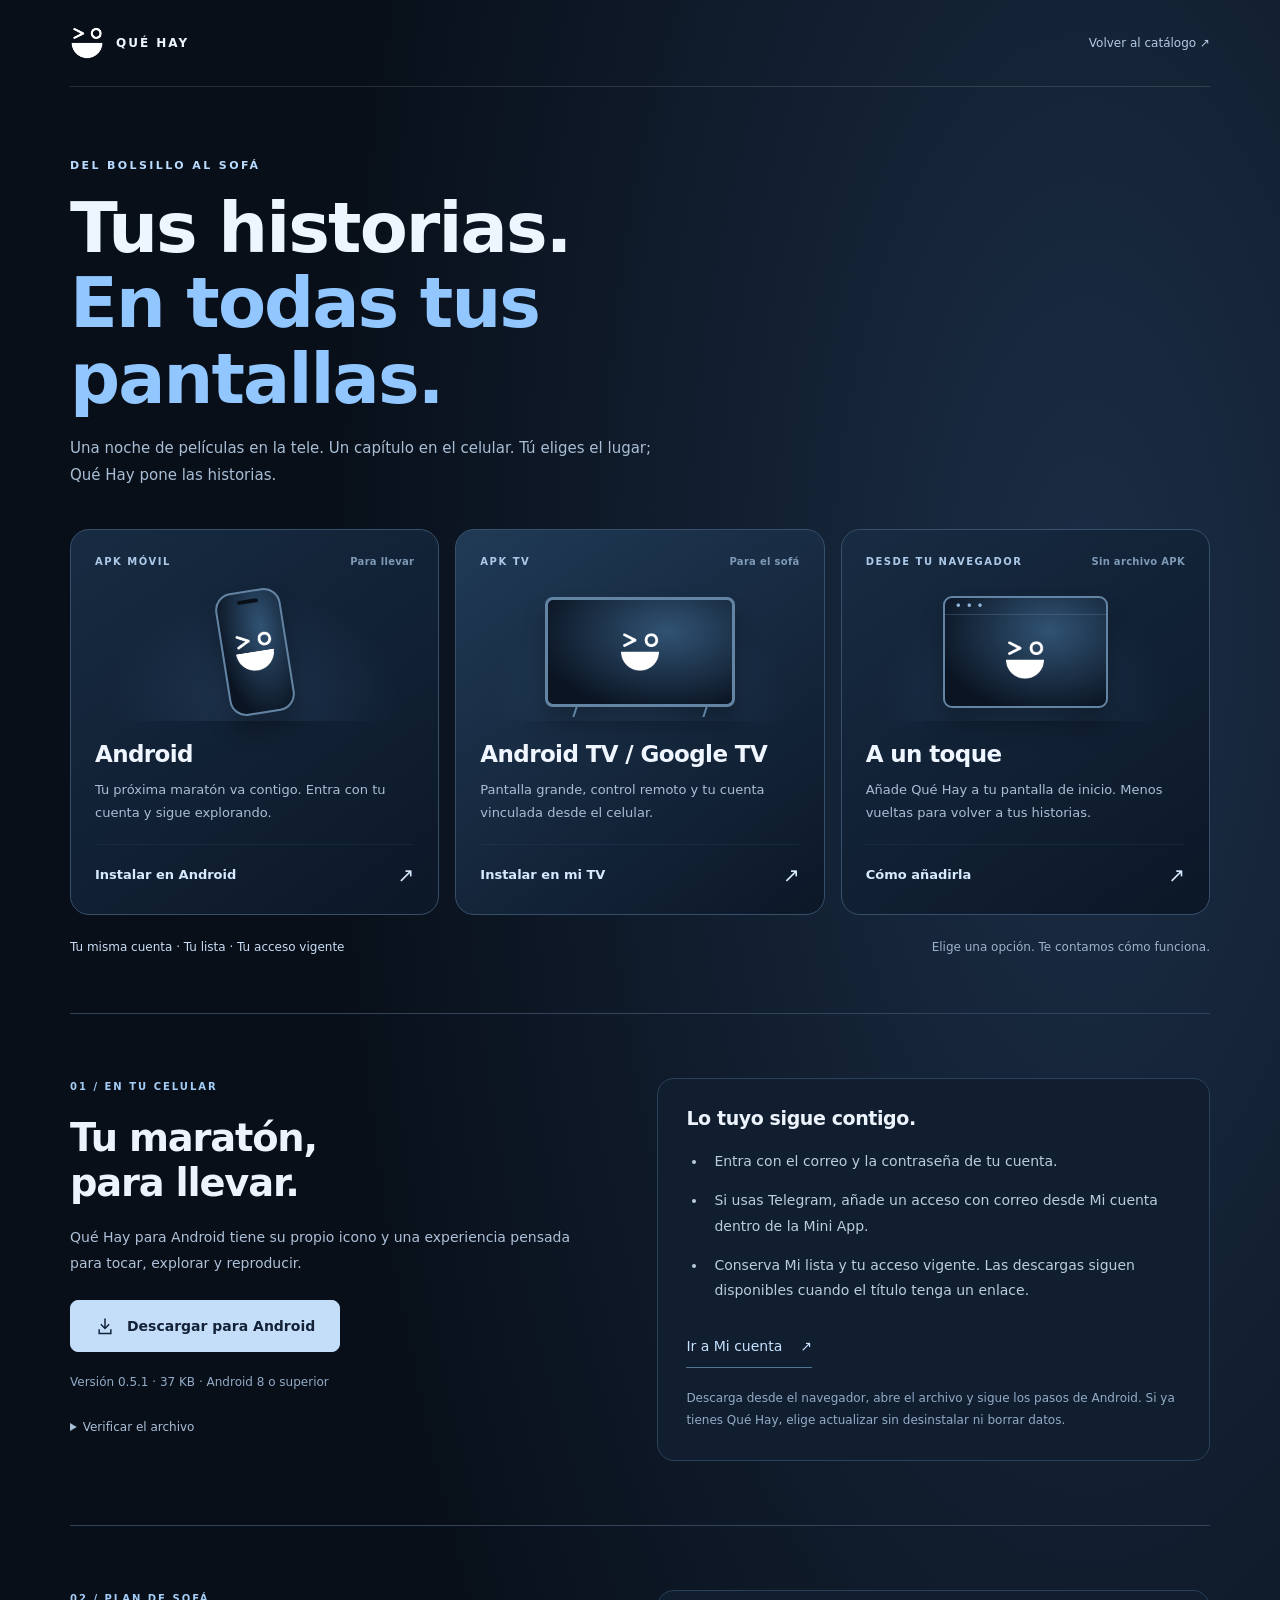
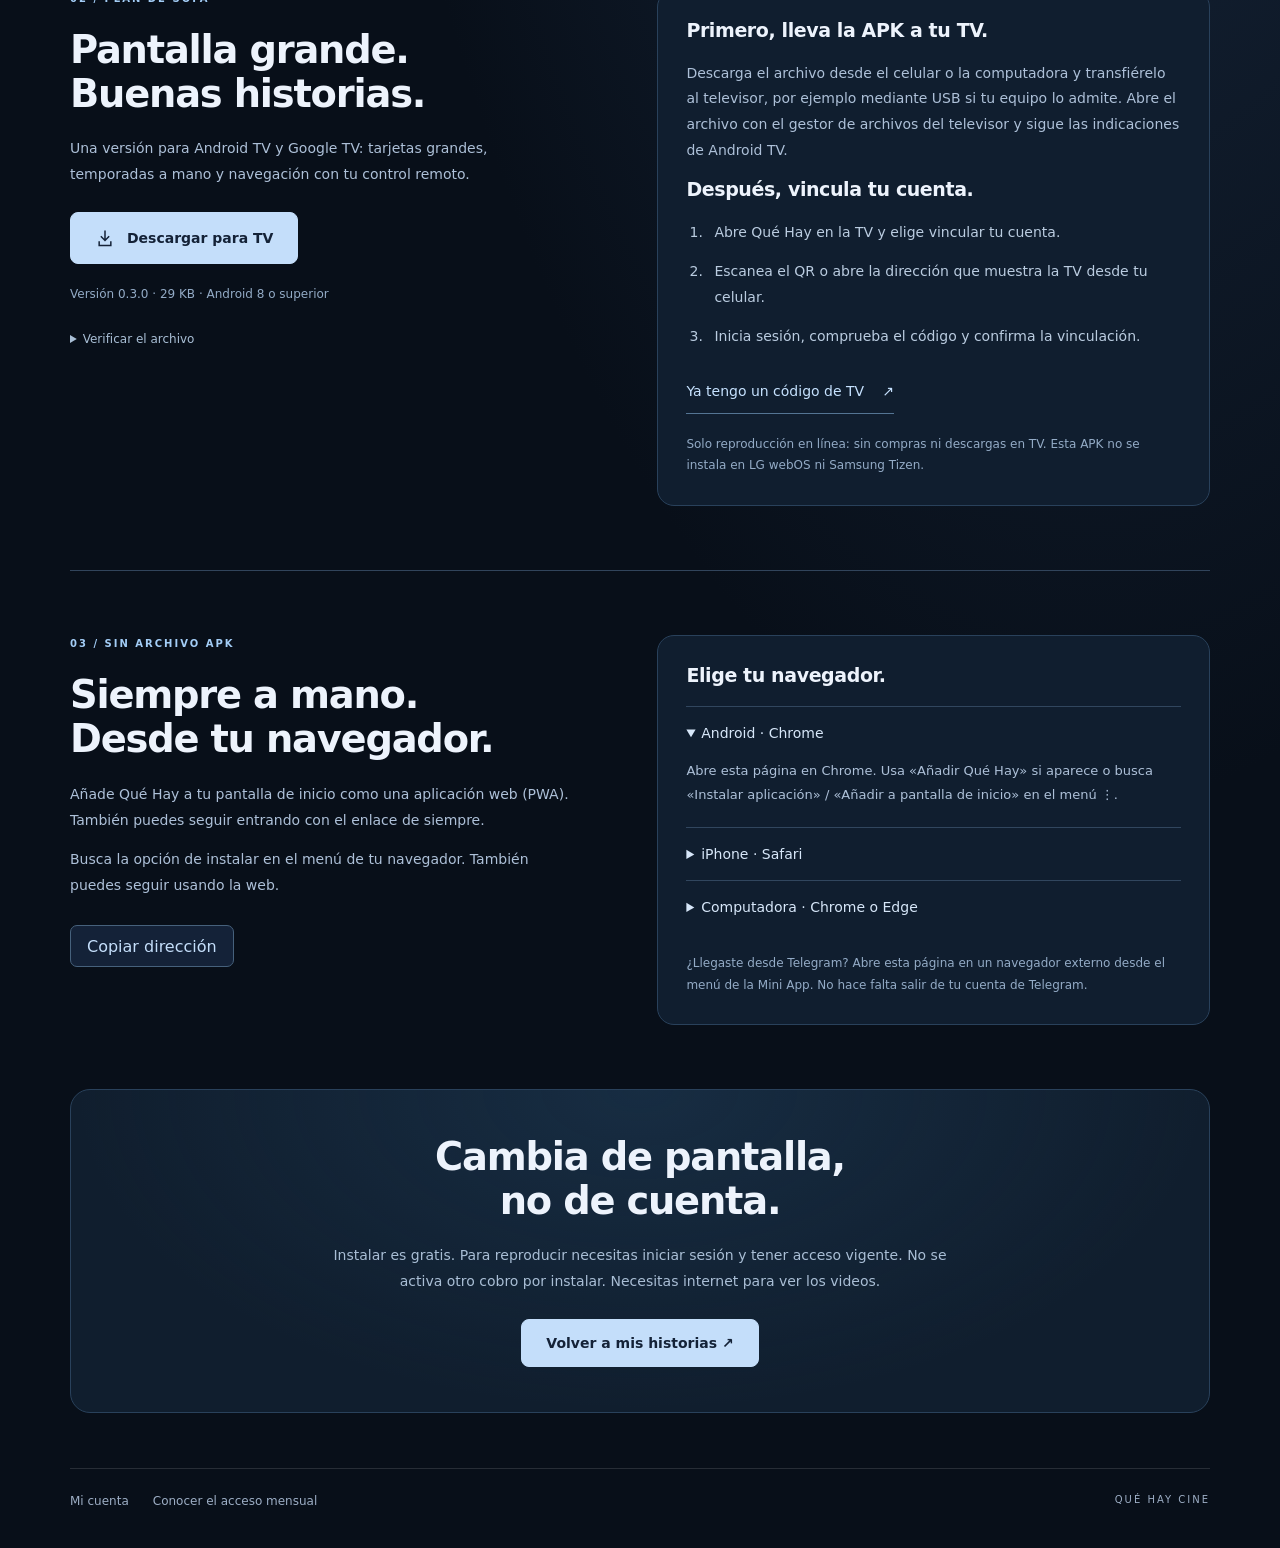
<file: static/pwa/install.html>
<!doctype html>
<html lang="es"><head>
<meta charset="utf-8"><meta name="viewport" content="width=device-width,initial-scale=1,viewport-fit=cover">
<meta name="theme-color" content="#080f19"><link rel="manifest" href="/manifest.webmanifest">
<link rel="icon" href="/static/pwa/icons/icon-192.png?v=3"><link rel="apple-touch-icon" href="/static/pwa/icons/icon-192.png?v=3">
<title>Qué Hay en tus pantallas · Android, TV y navegador</title>
<meta name="description" content="Conoce Qué Hay para Android, Android TV y Google TV, o añádelo a tu pantalla de inicio desde el navegador. Tu misma cuenta, en tus pantallas.">
<link rel="stylesheet" href="/static/pwa/install.css?v=4"><link rel="stylesheet" href="/static/pwa/platforms.css?v=1"><link rel="stylesheet" href="/static/pwa/options.css?v=2">
<script src="https://telegram.org/js/telegram-web-app.js" defer></script><script src="/static/pwa/install.js?v=2" defer></script>
<script src="/static/pwa/apks.js?v=1" data-manifest="/static/pwa/apk-releases.json" defer></script>

<link rel="stylesheet" href="/static/analytics/measure.css?v=3">
<script src="/static/analytics/measure.js?v=3" defer></script>
</head><body class="install-page">
<!--LOCAL_NOTICE-->
<header class="install-header"><a href="/" class="apps-brand" aria-label="Qué Hay, inicio"><img src="/static/logo-que-hay-live.png" width="34" height="34" alt="">QUÉ HAY</a><a href="/">Volver al catálogo ↗</a></header>
<main class="install-main">
<section class="apps-intro qh-apps" aria-labelledby="install-title"><p class="app-kicker">DEL BOLSILLO AL SOFÁ</p><h1 class="app-heading" id="install-title">Tus historias.<br><em>En todas tus pantallas.</em></h1><p class="app-intro">Una noche de películas en la tele. Un capítulo en el celular. Tú eliges el lugar; Qué Hay pone las historias.</p><div class="app-grid"><article class="app-card android"><div class="app-label"><span>APK MÓVIL</span><span>Para llevar</span></div><div class="app-device-stage" aria-hidden="true"><div class="app-device mobile"><img src="/static/logo-que-hay-live.png" width="42" height="42" alt="" loading="lazy"></div></div><h3>Android</h3><p>Tu próxima maratón va contigo. Entra con tu cuenta y sigue explorando.</p><a class="app-link" href="/instalar#android">Instalar en Android<span aria-hidden="true">↗</span></a></article><article class="app-card tv"><div class="app-label"><span>APK TV</span><span>Para el sofá</span></div><div class="app-device-stage" aria-hidden="true"><div class="app-device television"><img src="/static/logo-que-hay-live.png" width="42" height="42" alt="" loading="lazy"></div></div><h3>Android TV / Google TV</h3><p>Pantalla grande, control remoto y tu cuenta vinculada desde el celular.</p><a class="app-link" href="/instalar#tv">Instalar en mi TV<span aria-hidden="true">↗</span></a></article><article class="app-card navegador"><div class="app-label"><span>DESDE TU NAVEGADOR</span><span>Sin archivo APK</span></div><div class="app-device-stage" aria-hidden="true"><div class="app-device browser"><img src="/static/logo-que-hay-live.png" width="42" height="42" alt="" loading="lazy"></div></div><h3>A un toque</h3><p>Añade Qué Hay a tu pantalla de inicio. Menos vueltas para volver a tus historias.</p><a class="app-link" href="/instalar#navegador">Cómo añadirla<span aria-hidden="true">↗</span></a></article></div><p class="app-footnote"><strong>Tu misma cuenta · Tu lista · Tu acceso vigente</strong><span>Elige una opción. Te contamos cómo funciona.</span></p></section>
<section id="android" class="apps-option" aria-labelledby="android-title"><div><p class="app-kicker">01 / EN TU CELULAR</p><h2 id="android-title">Tu maratón,<br>para llevar.</h2><p>Qué Hay para Android tiene su propio icono y una experiencia pensada para tocar, explorar y reproducir.</p><div class="apk-download"><span id="apk-android-pending" class="apps-availability">Estamos preparando la descarga oficial.</span><a id="apk-android" class="install-primary apk-download-link" target="_blank" rel="noopener noreferrer" hidden><svg width="20" height="20" viewBox="0 0 24 24" fill="none" stroke="currentColor" stroke-width="1.8" aria-hidden="true"><path d="M12 3v12m-5-5 5 5 5-5M5 16v5h14v-5"/></svg>Descargar para Android</a><p id="apk-android-info" class="apps-small" role="status"></p><details id="apk-android-details" class="apk-check" hidden><summary>Verificar el archivo</summary><p>Huella SHA-256 de esta versión:</p><code id="apk-android-hash"></code></details></div></div><div class="apps-explain"><h3>Lo tuyo sigue contigo.</h3><ul><li>Entra con el correo y la contraseña de tu cuenta.</li><li>Si usas Telegram, añade un acceso con correo desde Mi cuenta dentro de la Mini App.</li><li>Conserva Mi lista y tu acceso vigente. Las descargas siguen disponibles cuando el título tenga un enlace.</li></ul><a class="apps-text-link" href="/cuenta">Ir a Mi cuenta <span aria-hidden="true">↗</span></a><p class="apps-small">Descarga desde el navegador, abre el archivo y sigue los pasos de Android. Si ya tienes Qué Hay, elige actualizar sin desinstalar ni borrar datos.</p></div></section>
<section id="tv" class="apps-option" aria-labelledby="tv-title"><div><p class="app-kicker">02 / PLAN DE SOFÁ</p><h2 id="tv-title">Pantalla grande.<br>Buenas historias.</h2><p>Una versión para Android TV y Google TV: tarjetas grandes, temporadas a mano y navegación con tu control remoto.</p><div class="apk-download"><span id="apk-tv-pending" class="apps-availability">Estamos preparando la descarga oficial.</span><a id="apk-tv" class="install-primary apk-download-link" target="_blank" rel="noopener noreferrer" hidden><svg width="20" height="20" viewBox="0 0 24 24" fill="none" stroke="currentColor" stroke-width="1.8" aria-hidden="true"><path d="M12 3v12m-5-5 5 5 5-5M5 16v5h14v-5"/></svg>Descargar para TV</a><p id="apk-tv-info" class="apps-small" role="status"></p><details id="apk-tv-details" class="apk-check" hidden><summary>Verificar el archivo</summary><p>Huella SHA-256 de esta versión:</p><code id="apk-tv-hash"></code></details></div></div><div class="apps-explain"><h3>Primero, lleva la APK a tu TV.</h3><p>Descarga el archivo desde el celular o la computadora y transfiérelo al televisor, por ejemplo mediante USB si tu equipo lo admite. Abre el archivo con el gestor de archivos del televisor y sigue las indicaciones de Android TV.</p><h3>Después, vincula tu cuenta.</h3><ol><li>Abre Qué Hay en la TV y elige vincular tu cuenta.</li><li>Escanea el QR o abre la dirección que muestra la TV desde tu celular.</li><li>Inicia sesión, comprueba el código y confirma la vinculación.</li></ol><a class="apps-text-link" href="/tv/vincular">Ya tengo un código de TV <span aria-hidden="true">↗</span></a><p class="apps-small">Solo reproducción en línea: sin compras ni descargas en TV. Esta APK no se instala en LG webOS ni Samsung Tizen.</p></div></section>
<section id="navegador" class="apps-option apps-browser" aria-labelledby="browser-title"><div><p class="app-kicker">03 / SIN ARCHIVO APK</p><h2 id="browser-title">Siempre a mano.<br>Desde tu navegador.</h2><p>Añade Qué Hay a tu pantalla de inicio como una aplicación web (PWA). También puedes seguir entrando con el enlace de siempre.</p><button id="install-button" class="install-primary" type="button" hidden>Añadir Qué Hay</button><p id="install-status" class="install-status" role="status" aria-live="polite">Comprobando las opciones de tu navegador…</p><p id="install-runtime" class="install-runtime"></p><p id="install-local-help" class="install-note" hidden>Para instalarla en tu teléfono, abre la dirección HTTPS oficial de Qué Hay.</p><button id="install-copy" class="install-secondary" type="button">Copiar dirección</button></div><div class="apps-explain" id="install-guide"><h3>Elige tu navegador.</h3><details open><summary>Android · Chrome</summary><p>Abre esta página en Chrome. Usa «Añadir Qué Hay» si aparece o busca «Instalar aplicación» / «Añadir a pantalla de inicio» en el menú ⋮.</p></details><details><summary>iPhone · Safari</summary><p>Abre Qué Hay en Safari, pulsa Compartir y elige «Añadir a pantalla de inicio». Las opciones pueden variar según tu versión de iOS.</p></details><details><summary>Computadora · Chrome o Edge</summary><p>Busca la opción de instalar en la barra de direcciones o en el menú del navegador. Si no aparece, puedes guardar el sitio en tus favoritos.</p></details><p class="apps-small">¿Llegaste desde Telegram? Abre esta página en un navegador externo desde el menú de la Mini App. No hace falta salir de tu cuenta de Telegram.</p></div></section>
<section class="apps-reassurance"><h2>Cambia de pantalla,<br>no de cuenta.</h2><p>Instalar es gratis. Para reproducir necesitas iniciar sesión y tener acceso vigente. No se activa otro cobro por instalar. Necesitas internet para ver los videos.</p><a class="install-primary" href="/">Volver a mis historias ↗</a></section>
<footer class="install-footer"><a href="/cuenta">Mi cuenta</a><a href="/membresia">Conocer el acceso mensual</a><span>QUÉ HAY CINE</span></footer>
</main></body></html>
</file>
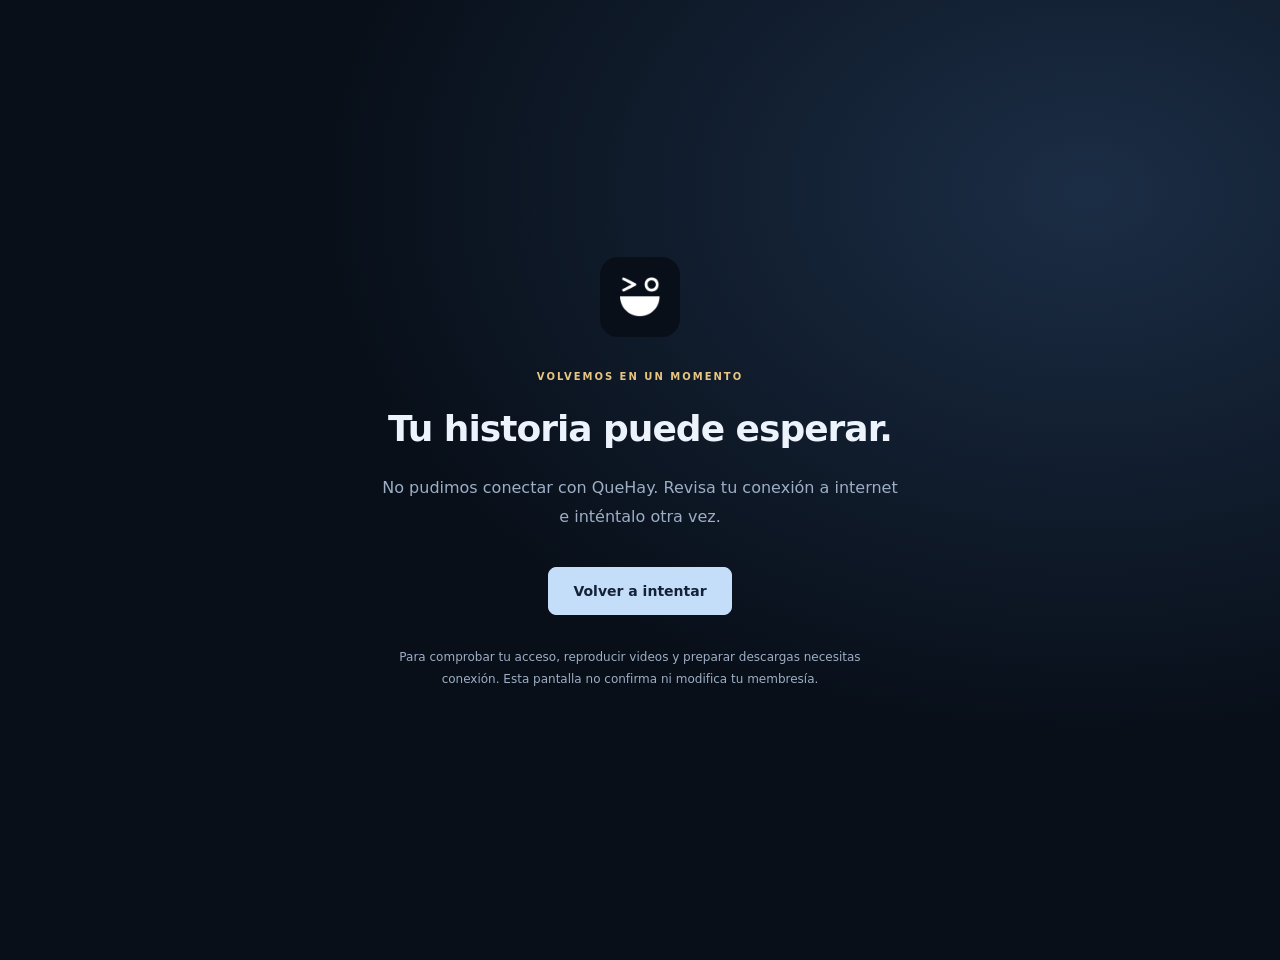
<file: static/pwa/offline.html>
<!doctype html><html lang="es"><head><meta charset="utf-8"><meta name="viewport" content="width=device-width,initial-scale=1,viewport-fit=cover"><meta name="theme-color" content="#080f19"><title>Sin conexión · QueHay Cine</title><link rel="stylesheet" href="/static/pwa/install.css?v=3"></head>
<body class="install-page offline-page"><main class="offline-card"><img src="/static/pwa/icons/icon-192.png?v=3" width="80" height="80" alt="QueHay Cine"><p class="install-eyebrow">VOLVEMOS EN UN MOMENTO</p><h1>Tu historia puede esperar.</h1><p>No pudimos conectar con QueHay. Revisa tu conexión a internet e inténtalo otra vez.</p><a class="install-primary" href="/">Volver a intentar</a><p class="install-note">Para comprobar tu acceso, reproducir videos y preparar descargas necesitas conexión. Esta pantalla no confirma ni modifica tu membresía.</p></main></body></html>
</file>
<file: static/pwa/install.css>
:root{color-scheme:dark;--install-bg:#080f19;--install-blue:#c4defa;--install-gold:#e8c581;--install-muted:#9daec5}
.install-page{margin:0;background:radial-gradient(ellipse at 85% 20%,#1b2d45,transparent 50%),var(--install-bg);color:#edf3fc;font-family:system-ui,-apple-system,'Segoe UI',sans-serif;min-height:100vh}.install-page *{box-sizing:border-box}.install-page a{color:inherit}.install-page button,.install-page input{font:inherit}.install-page button,.install-page a{touch-action:manipulation}.install-page :focus-visible{outline:2px solid var(--install-blue);outline-offset:5px}.install-page [hidden]{display:none!important}
.install-local{background:#302719;color:#e9cf9d;text-align:center;padding:10px 16px;font-size:11px;margin:0}.install-header,.install-main{width:min(1140px,calc(100% - 64px));margin:auto}.install-header{display:flex;justify-content:space-between;gap:20px;align-items:center;border-bottom:1px solid #ffffff20;padding:26px 0}.install-header>a{font-size:12px;text-decoration:none;color:#b4c9e3}.install-header .install-brand{font-size:26px;font-weight:800;letter-spacing:-2px;color:#e6f1ff}.install-brand>span{color:var(--install-gold)}.install-brand small{font-size:10px;letter-spacing:2px;margin-left:18px}
.install-hero{display:grid;grid-template-columns:1.5fr 1fr;align-items:center;gap:85px;padding:70px 0}.install-eyebrow{color:var(--install-gold);font-size:10px;letter-spacing:2px;font-weight:700;margin:0 0 20px}.install-hero h1{font-size:clamp(38px,5vw,62px);line-height:1.08;letter-spacing:-2px;margin:0 0 24px}.install-hero h1>span{color:var(--install-gold)}.install-lead{font-size:15px;color:#afc1d9;line-height:1.9;max-width:480px}.install-benefits{display:flex;flex-wrap:wrap;gap:12px;margin:24px 0}.install-benefits span{padding:8px 11px;border:1px solid #47617a;border-radius:7px;color:#bbcee5;font-size:11px}.install-primary{display:inline-flex;justify-content:center;align-items:center;min-height:48px;padding:12px 24px;background:var(--install-blue);border:1px solid var(--install-blue);border-radius:8px;font-size:14px;font-weight:700;color:#142237!important;text-decoration:none;cursor:pointer}.install-secondary{border:1px solid #46617c;color:var(--install-blue);background:#142238;min-height:42px;padding:10px 16px;border-radius:7px;cursor:pointer}.install-status{color:var(--install-blue);font-size:14px;line-height:1.7}.install-runtime{font-size:12px;color:#afc7b8;line-height:1.7}.install-note{font-size:12px;line-height:1.8;color:var(--install-muted);max-width:500px}.install-preview{border:1px solid #52637b;border-radius:24px;background:linear-gradient(140deg,#22334c,#0e192a);text-align:center;padding:50px 28px;box-shadow:0 24px 70px #0003;display:flex;flex-direction:column;align-items:center;gap:15px}.install-preview img{border-radius:34px;max-width:75%;height:auto;box-shadow:0 15px 30px #0005}.install-preview strong{font-size:23px;letter-spacing:-.5px}.install-preview>span{font-size:12px;color:var(--install-muted)}.install-preview-line{height:1px;background:#52637b77;width:90%;margin:16px 0}.install-preview p{font-size:22px;line-height:1.5;color:#d3e1f5;margin:0}
.install-guide{display:grid;grid-template-columns:1fr 1.5fr;gap:80px;padding:50px 0;border-top:1px solid #ffffff20}.install-guide h2,.install-faq>h2{font-size:28px;line-height:1.3;letter-spacing:-.7px;margin:0 0 20px}.install-guide p,.install-faq p{font-size:13px;color:var(--install-muted);line-height:1.8}.install-guide ol{margin:0;padding-left:27px}.install-guide li{padding:0 0 25px 12px}.install-guide li::marker{color:var(--install-gold);font-size:15px;font-weight:600}.install-guide li strong{font-size:15px}.install-guide li p{margin:10px 0 15px}.install-faq{border-top:1px solid #ffffff20;padding:45px 0;display:grid;grid-template-columns:1fr 1fr;gap:22px 50px}.install-faq>h2{grid-column:1/-1}.install-faq h3{font-size:15px;margin:0 0 10px}.install-footer{display:flex;gap:24px;border-top:1px solid #ffffff20;padding:25px 0 40px;font-size:12px;color:var(--install-muted)}.install-footer span{margin-left:auto;font-size:10px;letter-spacing:2px}.install-footer a{text-decoration:none}
.offline-page{display:grid;place-items:center;padding:30px 20px}.offline-card{max-width:520px;text-align:center}.offline-card img{border-radius:18px;margin-bottom:30px}.offline-card h1{font-size:36px;letter-spacing:-1px;line-height:1.2}.offline-card>p:not(.install-eyebrow){color:var(--install-muted);line-height:1.8}.offline-card .install-primary{margin:20px 0}
#pwa-update{position:fixed;left:20px;bottom:calc(90px + env(safe-area-inset-bottom));max-width:380px;width:calc(100% - 40px);padding:20px;background:#182a41;color:#edf3fc;border:1px solid #667c9a;border-radius:12px;z-index:1000;box-shadow:0 10px 40px #0008;font:13px/1.7 system-ui,sans-serif}#pwa-update p{margin:0 0 12px}#pwa-update button{border:1px solid #6682a4;border-radius:6px;background:#c4defa;color:#152338;padding:10px 12px;cursor:pointer;font:600 12px system-ui,sans-serif;margin-right:8px}#pwa-update button:last-child{background:transparent;color:#c4defa}

@media(max-width:700px){.install-header,.install-main{width:calc(100% - 40px)}.install-header{padding:22px 0}.install-brand small{display:none}.install-hero{grid-template-columns:1fr;gap:32px;padding:42px 0}.install-hero h1{font-size:43px}.install-preview{padding:30px 22px}.install-preview img{width:130px;height:130px}.install-preview-line,.install-preview>p{display:none}.install-benefits{gap:8px}.install-benefits span{font-size:10px}.install-primary{width:100%}.install-guide{grid-template-columns:1fr;gap:20px;padding:36px 0}.install-guide h2,.install-faq>h2{font-size:26px}.install-faq{grid-template-columns:1fr;gap:22px;padding:30px 0}.install-footer{flex-wrap:wrap;gap:18px;padding-bottom:calc(30px + env(safe-area-inset-bottom))}.install-footer span{margin-left:0;width:100%}}
@media(display-mode:standalone){.cine-header,.install-header{padding-top:env(safe-area-inset-top)}body{overscroll-behavior-y:none}}
</file>
<file: static/pwa/platforms.css>
/* App discovery: presentation only; never changes access or playback. */
.qh-apps{--app-blue:#b8dbff;--app-muted:#a9bed5;color:#edf5ff;box-sizing:border-box}
.qh-apps *{box-sizing:border-box}.qh-apps a{text-decoration:none}.qh-apps .app-kicker{font:700 11px/1.6 system-ui,sans-serif;letter-spacing:2.4px;color:var(--app-blue);margin:0 0 16px}.qh-apps .app-heading{font-size:clamp(32px,4vw,54px);line-height:1.08;letter-spacing:-1.9px;margin:0 0 18px;font-weight:740}.qh-apps .app-heading em{font-style:normal;color:#91c6ff}.qh-apps .app-intro{color:var(--app-muted);font-size:15px;line-height:1.8;max-width:610px;margin:0}.qh-apps .app-grid{display:grid;grid-template-columns:repeat(3,minmax(0,1fr));gap:16px;margin-top:32px}.qh-apps .app-card{min-width:0;display:flex;flex-direction:column;padding:24px;border-radius:19px;border:1px solid #36506b;background:linear-gradient(145deg,#172b42,#0c1727);position:relative;overflow:hidden}.qh-apps .app-card.tv{background:linear-gradient(145deg,#203a56,#0c1727)}.qh-apps .app-label{display:flex;justify-content:space-between;align-items:center;font:600 10px/1.5 system-ui,sans-serif;letter-spacing:1.5px;color:#adc9e8}.qh-apps .app-label span:last-child{color:#7e9ab7;font-size:10px;letter-spacing:.3px}.qh-apps .app-device-stage{height:138px;display:grid;place-items:center;margin:14px 0 20px;position:relative;background:radial-gradient(ellipse at 50% 85%,#578bc52a,transparent 65%)}.qh-apps .app-device{position:relative;display:grid;place-items:center;background:radial-gradient(ellipse at 65% 30%,#315374,#0a1422 80%);box-shadow:0 16px 22px #0004;border:2px solid #6484a4}.qh-apps .app-device img{object-fit:contain;width:42px;height:42px;filter:none}.qh-apps .app-device.mobile{width:66px;height:124px;border-radius:17px;transform:rotate(-9deg)}.qh-apps .app-device.mobile:before{content:'';position:absolute;width:21px;height:4px;background:#080f19;border-radius:8px;top:7px}.qh-apps .app-device.television{width:190px;max-width:100%;height:110px;border-radius:8px;border-width:3px}.qh-apps .app-device.television:after{content:'';position:absolute;bottom:-13px;left:26px;right:26px;height:10px;border-left:2px solid #6484a4;border-right:2px solid #6484a4;transform:skew(-18deg)}.qh-apps .app-device.browser{width:165px;max-width:100%;height:112px;border-radius:9px;padding-top:15px}.qh-apps .app-device.browser:before{content:'• • •';position:absolute;inset:0 0 auto;border-bottom:1px solid #6484a455;padding:1px 10px;text-align:left;font-size:12px;color:#91b5dc}.qh-apps .app-card h3{font-size:23px;line-height:1.2;letter-spacing:-.6px;margin:0 0 10px;color:#f0f6ff}.qh-apps .app-card p{font-size:13px;line-height:1.75;color:var(--app-muted);margin:0 0 20px}.qh-apps .app-card .app-link{margin-top:auto;display:flex;justify-content:space-between;align-items:center;gap:14px;min-height:46px;color:#d6eaff;font-size:13px;font-weight:650;border-top:1px solid #3f5a752e;padding:14px 0 0}.qh-apps .app-link:hover{color:#fff}.qh-apps .app-link:focus-visible{outline:3px solid #b8dbff;outline-offset:5px;border-radius:3px}.qh-apps .app-link span{font-size:20px;font-weight:400}.qh-apps .app-footnote{display:flex;flex-wrap:wrap;justify-content:space-between;gap:10px;margin:22px 0 0;font-size:12px;line-height:1.7;color:#9cb2cb}.qh-apps .app-footnote strong{color:#c8ddf5;font-weight:500}.cine-install-promo{margin:56px clamp(20px,4vw,72px) 32px;padding:40px;border:1px solid #29415b;border-radius:25px;background:radial-gradient(ellipse at 90% 0%,#294d7040,transparent 55%),#0c1725}.app-landing{padding:55px;border:1px solid #29415b;border-radius:25px;background:radial-gradient(ellipse at 90% 0%,#294d7040,transparent 55%),#0c1725}
@media(max-width:850px){.qh-apps .app-card{padding:20px}.qh-apps .app-device.television{width:160px}.app-landing,.cine-install-promo{padding:28px}}
@media(max-width:600px){.qh-apps .app-heading{font-size:37px;letter-spacing:-1.4px}.qh-apps .app-intro{font-size:14px}.qh-apps .app-grid{grid-template-columns:1fr;gap:12px;margin-top:25px}.qh-apps .app-card{display:grid;grid-template-columns:minmax(0,1fr) 90px;column-gap:12px;padding:22px}.qh-apps .app-label{grid-column:1/-1;margin-bottom:18px}.qh-apps .app-device-stage{grid-column:2;grid-row:2/4;height:95px;margin:0;align-self:center}.qh-apps .app-device.mobile{width:47px;height:88px;border-radius:13px}.qh-apps .app-device img{width:30px;height:30px}.qh-apps .app-device.television{width:90px;height:57px;border-width:2px}.qh-apps .app-device.television:after{left:12px;right:12px;bottom:-10px;height:8px}.qh-apps .app-device.browser{width:88px;height:66px;padding-top:15px}.qh-apps .app-card h3{grid-column:1;font-size:22px}.qh-apps .app-card p{grid-column:1;font-size:12px;margin-bottom:15px}.qh-apps .app-card .app-link{grid-column:1/-1}.qh-apps .app-footnote{font-size:11px}.cine-install-promo{padding:26px 20px;margin:36px 20px 28px;border-radius:19px}.app-landing{padding:28px 20px;border-radius:19px}}
@media(prefers-reduced-motion:reduce){.qh-apps *{scroll-behavior:auto}}

.cine-install-promo.qh-apps{display:block}
</file>
<file: static/pwa/options.css>
.apps-brand{display:inline-flex;gap:12px;align-items:center;font-size:18px;font-weight:750;letter-spacing:2px;color:#edf5ff!important}.apps-brand img{object-fit:contain}.apps-intro{padding:70px 0 55px}.apps-intro .app-heading{font-size:clamp(40px,5.7vw,70px);max-width:800px}.apps-intro .app-grid{margin-top:40px}.apps-option{scroll-margin-top:25px;display:grid;grid-template-columns:1fr 1.1fr;gap:85px;border-top:1px solid #31445b;padding:64px 0}.apps-option .app-kicker{font-size:10px;letter-spacing:2px;color:#a3cdf6;font-weight:700;margin:0 0 20px}.apps-option h2,.apps-reassurance h2{font-size:clamp(29px,3vw,40px);letter-spacing:-1.2px;line-height:1.15;margin:0 0 20px}.apps-option p{font-size:14px;color:#adc0d8;line-height:1.85}.apps-availability{display:inline-block;border:1px solid #415c76;border-radius:7px;background:#16293c;padding:10px 14px;margin-top:8px;color:#c5daef;font-size:12px;line-height:1.6}.apps-explain{padding:28px;border:1px solid #29415b;border-radius:17px;background:#101e2f;align-self:start}.apps-explain h3{font-size:19px;letter-spacing:-.4px;margin:0 0 20px}.apps-explain ul,.apps-explain ol{padding-left:21px;margin:0 0 20px;color:#bacce0;font-size:14px;line-height:1.85}.apps-explain li{padding-left:7px;margin-bottom:13px}.apps-text-link{display:inline-flex;gap:18px;min-height:44px;align-items:center;color:#c6e2ff!important;font-size:14px;text-decoration:none;border-bottom:1px solid #547594}.apps-option .apps-small{font-size:12px;line-height:1.8;margin:20px 0 0;color:#93abc6}.apps-explain details{border-top:1px solid #31465e}.apps-explain summary{padding:18px 0;cursor:pointer;font-size:14px;color:#d7e7f9}.apps-explain details p{font-size:13px;margin:0 0 20px}.apps-reassurance{padding:45px;text-align:center;background:radial-gradient(ellipse at 50% 0,#274e714d,transparent 70%),#101e2e;border:1px solid #29415b;border-radius:20px;margin:0 0 55px}.apps-reassurance p{max-width:620px;margin:0 auto 24px;color:#a9bed5;font-size:14px;line-height:1.85}.install-header{gap:16px}.install-header>a:last-child{white-space:nowrap}.install-main{overflow-wrap:break-word}html{scroll-behavior:smooth}.install-secondary{margin-top:12px}
@media(max-width:700px){.apps-intro{padding:45px 0 35px}.apps-intro .app-heading{font-size:43px;letter-spacing:-1.7px}.apps-option{grid-template-columns:1fr;gap:24px;padding:38px 0}.apps-explain{padding:23px}.apps-option h2{font-size:32px}.apps-reassurance{padding:30px 23px;margin-bottom:35px}.apps-brand{font-size:15px;letter-spacing:1px;gap:8px}.apps-brand img{width:28px;height:28px}.install-header>a:last-child{font-size:11px}.apps-option .install-primary{width:auto}}
@media(prefers-reduced-motion:reduce){html{scroll-behavior:auto}}

.apk-download{margin-top:24px}.apk-download-link{display:inline-flex;align-items:center;gap:12px;min-height:52px}.apk-download [hidden]{display:none!important}.apk-download .apps-small:empty{display:none}.apk-check{margin-top:18px;color:#a9bfd6;font-size:12px}.apk-check summary{cursor:pointer;padding:8px 0}.apk-check code{display:block;overflow-wrap:anywhere;line-height:1.8;padding:12px;border:1px solid #29415b;border-radius:8px;background:#091522}.apk-check p{font-size:12px}
</file>
<file: static/analytics/measure.css>
.qh-measure-choice{position:fixed;z-index:100000;bottom:calc(88px + env(safe-area-inset-bottom,0px));left:20px;width:min(390px,calc(100vw - 40px));box-sizing:border-box;padding:20px;border:1px solid #476080;border-radius:16px;background:#101d30;color:#eff6ff;box-shadow:0 10px 40px #0006;font:14px/1.5 system-ui,sans-serif;text-align:left}.qh-measure-choice strong{font-size:16px}.qh-measure-choice p{margin:10px 0 16px;color:#becde0;font-size:13px;line-height:1.6}.qh-measure-choice p a{color:#b9d9ff;text-underline-offset:3px}.qh-measure-choice div{display:flex;gap:10px;flex-wrap:wrap;margin-top:14px}.qh-measure-choice button{cursor:pointer;border:1px solid #6a819d;border-radius:8px;background:#182b43;color:#edf6ff;padding:10px 13px;font:600 12px/1.4 system-ui,sans-serif;min-height:42px}.qh-measure-choice button:first-child{background:#bdd9fa;color:#0c1728}.qh-measure-toggle{display:flex;align-items:flex-start;gap:9px;color:#d2dfef;font-size:12px;line-height:1.5}.qh-measure-toggle input{margin-top:3px;accent-color:#bdd9fa}.qh-measure-settings{appearance:none;display:inline-block;position:static;z-index:auto;border:0;background:transparent;color:#94a9c1;font:11px/1.4 system-ui,sans-serif;text-decoration:underline;text-underline-offset:3px;cursor:pointer;opacity:.78}.qh-measure-settings:hover{color:#d5e6fb;opacity:1}.qh-measure-choice button:focus-visible,.qh-measure-settings:focus-visible{outline:3px solid #b5d8ff;outline-offset:3px}@media(min-width:801px){.qh-measure-choice{bottom:45px}}
</file>
